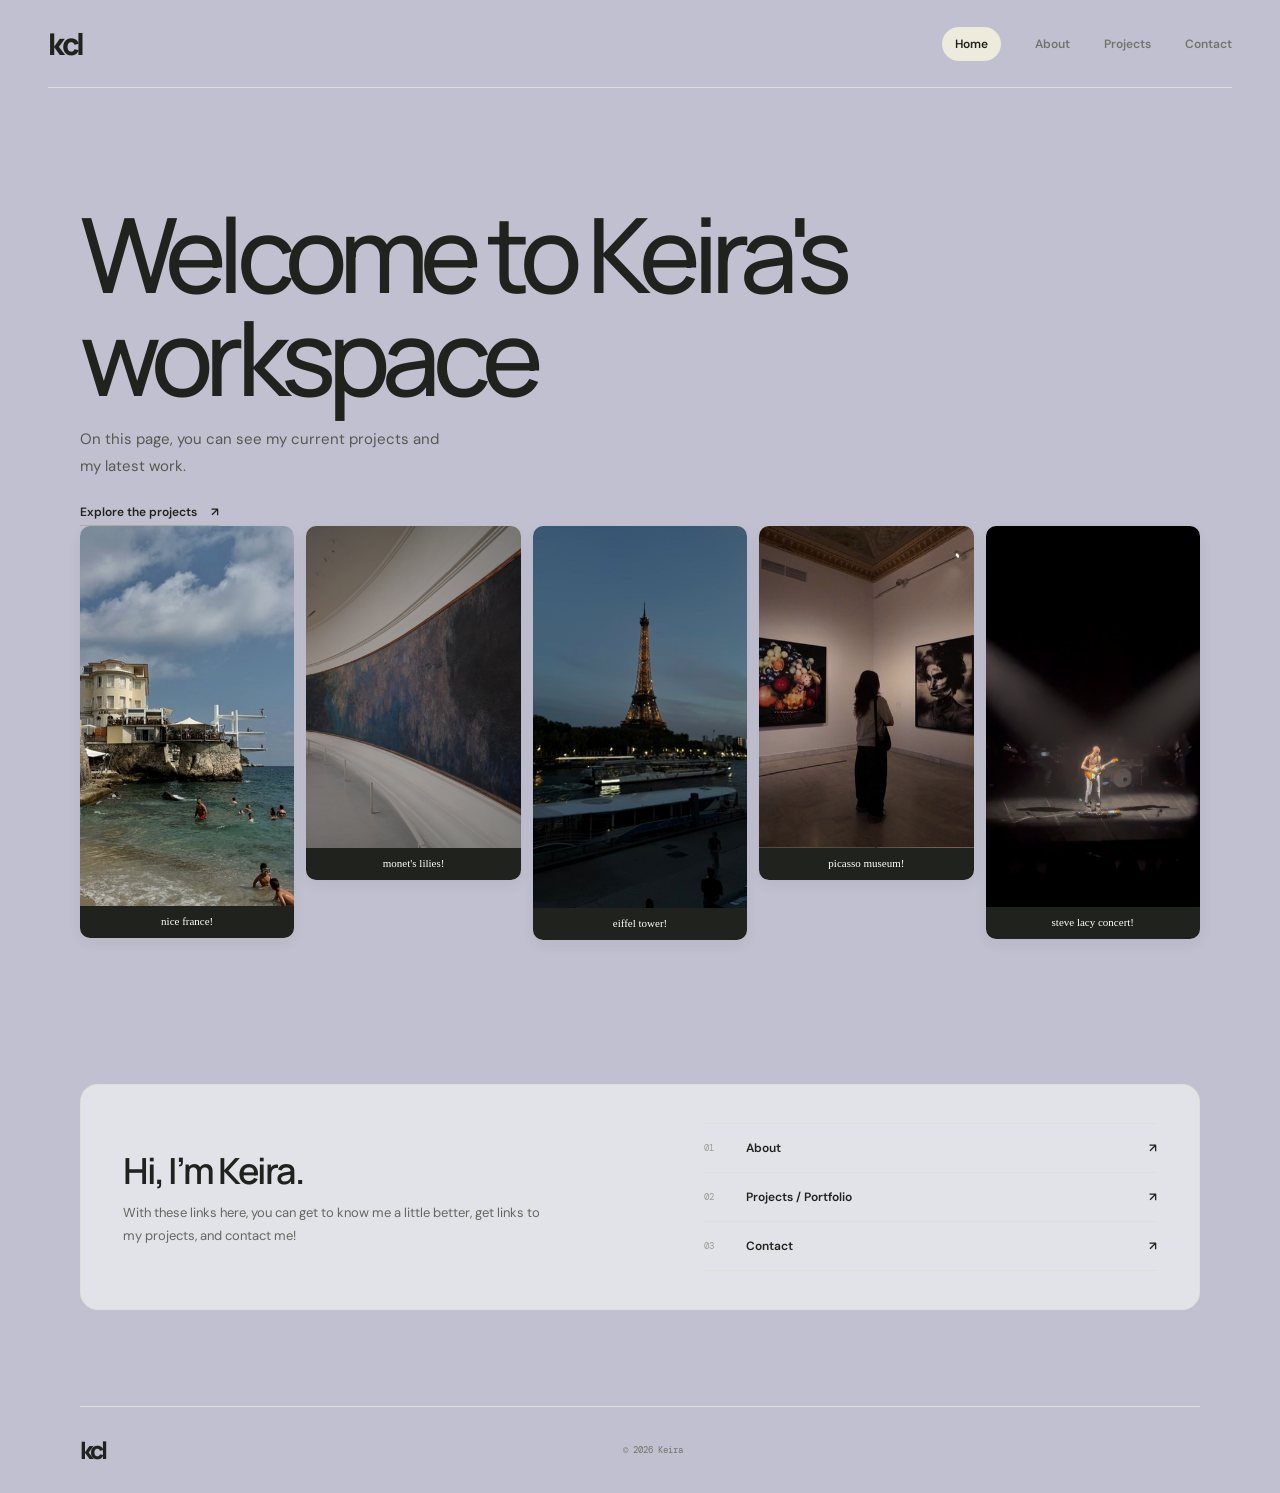
<file: index.html>
<!doctype html>
<html lang="en">
  <head>
    <meta charset="utf-8">
    <meta name="viewport" content="width=device-width, initial-scale=1">
    <meta name="description" content="Welcome to Keira's Canvas. Get to know Keira and explore a shelf of projects.">
    <title>Keira’s Canvas</title>
    <link rel="stylesheet" href="styles.css?v=13">
  </head>
  <body>
    <a class="skip-link" href="#main">Skip to content</a>
    <header class="site-header">
      <a class="wordmark" href="index.html" aria-label="Keira, home">kcl</a>
      <nav class="site-nav" aria-label="Main navigation">
        <a class="active" aria-current="page" href="index.html">Home</a>
        <a href="about.html">About</a>
        <a href="projects.html">Projects</a>
        <a href="contact.html">Contact</a>
      </nav>
    </header>

    <main id="main">
      <section class="hero page-width">
        <div class="hero-banner">
          <h1>Welcome to Keira's<br>workspace</h1>
          <p class="intro">On this page, you can see my current projects and my latest work.</p>
        </div>
        <div class="hero-bottom">
          <a class="text-link" href="projects.html">Explore the projects <span aria-hidden="true">↗</span></a>
        </div>
        <div class="photo-strip" aria-label="A glimpse into my life and work">
          <figure class="photo-card">
            <img src="335A9F79-DC4D-4D8F-A30A-AB5F8ABD2604_4_5005_c.jpeg" alt="Me enjoying the outdoors" />
            <figcaption>nice france!</figcaption>
          </figure>
          <figure class="photo-card">
            <img src="2FEB70D2-53EF-43CE-BB53-613082BB9918_1_105_c.jpeg" alt="A museum gallery and artwork" />
            <figcaption>monet's lilies!</figcaption>
          </figure>
          <figure class="photo-card">
            <img src="C60E0D47-0E91-4AA2-B057-6683BE2D5AF9_4_5005_c.jpeg" alt="A close-up portrait in natural light" />
            <figcaption>eiffel tower!</figcaption>
          </figure>
          <figure class="photo-card">
            <img src="38DDD506-1B00-4E73-9547-EE1D00AEDDA2_4_5005_c.jpeg" alt="A candid moment in a museum gallery" />
            <figcaption>picasso museum!</figcaption>
          </figure>
          <figure class="photo-card">
            <img src="6C3715D4-733A-49DB-AC68-FE1F4B1779B8_1_102_a.jpeg" alt="A guitarist performing live on stage" />
            <figcaption>steve lacy concert!</figcaption>
          </figure>
        </div>
      </section>

      <section class="home-intro page-width" aria-labelledby="home-intro-title">
        <div class="home-intro-copy">
          <h2 id="home-intro-title">Hi, I’m Keira.</h2>
          <p class="home-bio-placeholder">With these links here, you can get to know me a little better, get links to my projects, and contact me!</p>
        </div>
        <nav class="home-page-links" aria-label="Explore the portfolio">
          <a class="home-page-link" href="about.html"><span class="home-link-number">01</span><span>About</span><span aria-hidden="true">↗</span></a>
          <a class="home-page-link" href="projects.html"><span class="home-link-number">02</span><span>Projects / Portfolio</span><span aria-hidden="true">↗</span></a>
          <a class="home-page-link" href="contact.html"><span class="home-link-number">03</span><span>Contact</span><span aria-hidden="true">↗</span></a>
        </nav>
      </section>

    </main>

    <footer class="site-footer page-width">
      <a class="wordmark" href="index.html" aria-label="Keira, home">kcl</a>
      <p>© <span>2026</span> Keira</p>
      <a class="text-link" href="contact.html"> </a>
    </footer>
  </body>
</html>
</file>
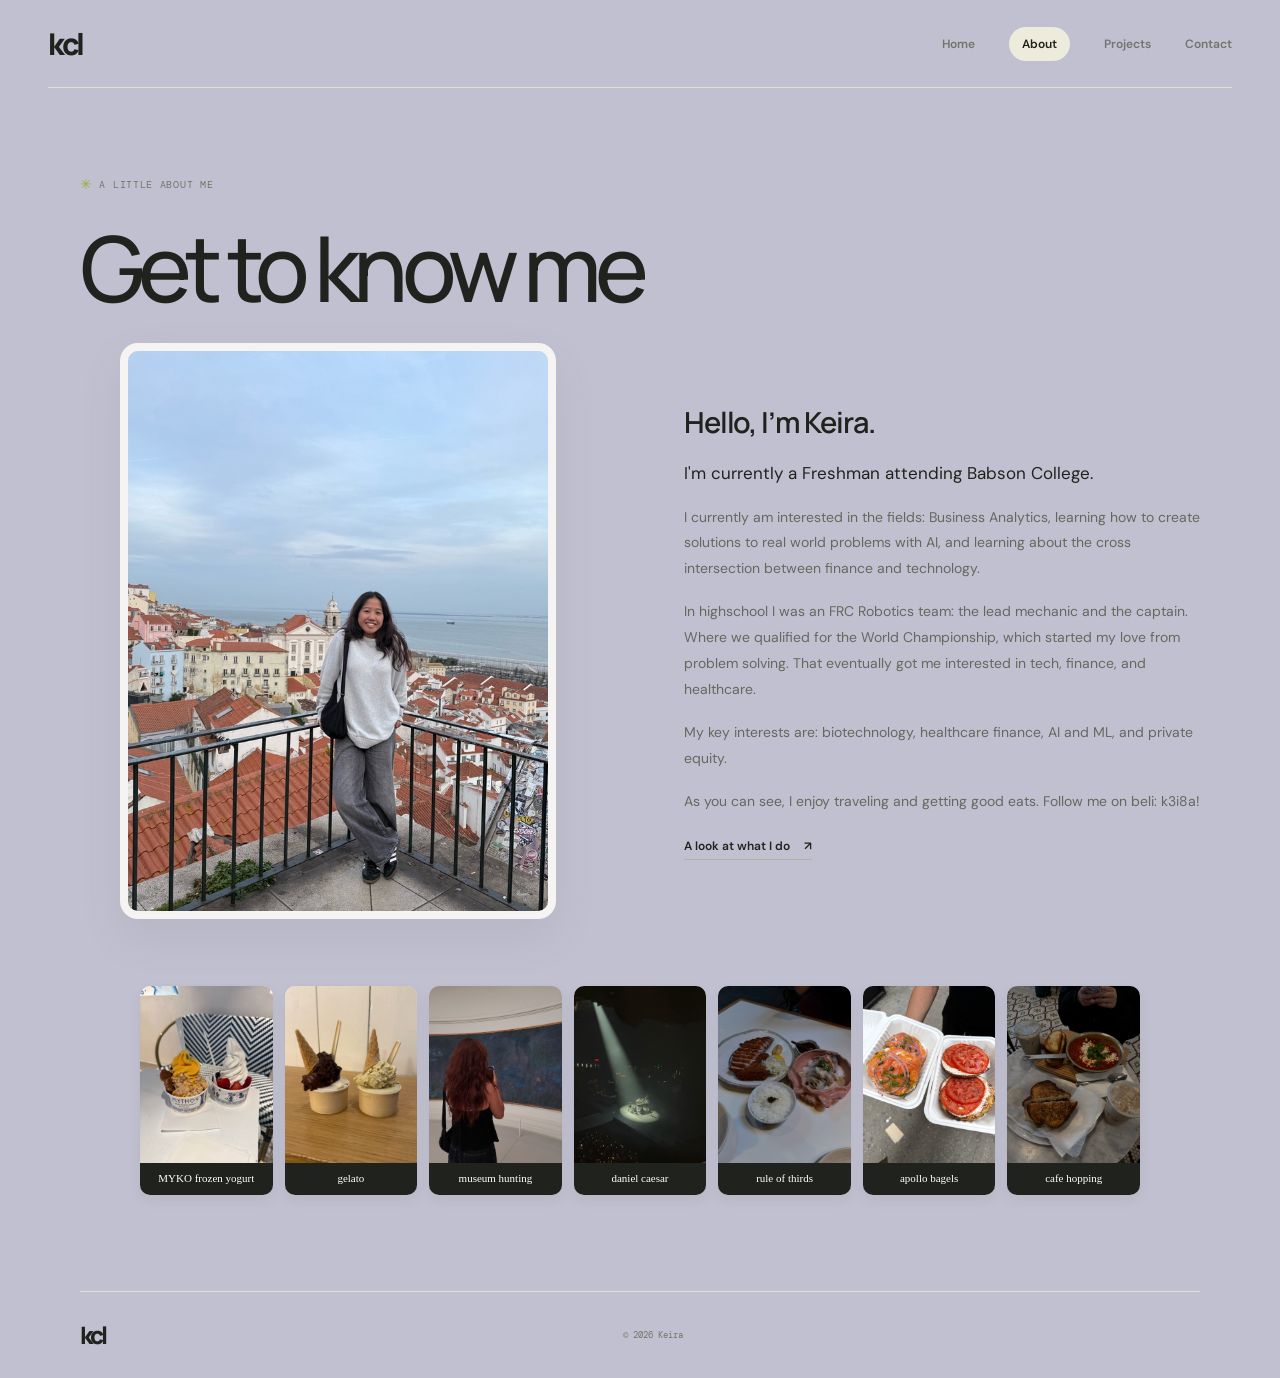
<file: about.html>
<!doctype html>
<html lang="en">
  <head>
    <meta charset="utf-8">
    <meta name="viewport" content="width=device-width, initial-scale=1">
    <meta name="description" content="A little about Keira, an independent designer and creative developer.">
    <title>About — Keira</title>
    <link rel="stylesheet" href="styles.css">
  </head>
  <body>
    <a class="skip-link" href="#main">Skip to content</a>
    <header class="site-header">
      <a class="wordmark" href="index.html" aria-label="Keira, home">kcl</a>
      <nav class="site-nav" aria-label="Main navigation">
        <a href="index.html">Home</a>
        <a class="active" aria-current="page" href="about.html">About</a>
        <a href="projects.html">Projects</a>
        <a href="contact.html">Contact</a>
      </nav>
    </header>

    <main id="main" class="page-width inner-page about-page">
      <p class="eyebrow"><span class="eyebrow-mark">✳</span> A little about me</p>
      <h1 class="page-title">Get to know me</h1>
      <section class="about-layout">
        <figure class="about-art" aria-label="Portrait of Keira standing on a balcony">
          <img class="about-portrait" src="674FA4C6-5C6D-4FAF-9893-E6582364C517_1_105_c.jpeg" alt="Keira standing on a balcony overlooking a city skyline">
        </figure>
        <div class="about-copy">
          <h2>Hello, I’m Keira.</h2>
          <p class="lead">I'm currently a Freshman attending Babson College.</p>
          <p>I currently am interested in the fields: Business Analytics, learning how to create solutions to real world problems with AI, and learning about the cross intersection between finance and technology.</p>
          <p>In highschool I was an FRC Robotics team: the lead mechanic and the captain. Where we qualified for the World Championship, which started my love from problem solving. That eventually got me interested in tech, finance, and healthcare.</p>
          <p>My key interests are: biotechnology, healthcare finance, AI and ML, and private equity.</p>
          <p>As you can see, I enjoy traveling and getting good eats. Follow me on beli: k3i8a!</p>
          <a class="text-link" href="projects.html">A look at what I do <span aria-hidden="true">↗</span></a>
        </div>
      </section>
      <section class="photo-strip about-photo-strip" aria-label="Travel and food photos">
        <figure class="photo-card">
          <img src="3CBD4889-69E1-4E69-89CF-EE55B681CFB4_1_105_c.jpeg" alt="Frozen yogurt topped with fruit and crunchy toppings" loading="lazy">
          <figcaption>MYKO frozen yogurt</figcaption>
        </figure>
        <figure class="photo-card">
          <img src="9229A006-6716-4DAC-9A2F-27C9D22C90DD_4_5005_c.jpeg" alt="Two cups of ice cream on a wooden table" loading="lazy">
          <figcaption>gelato</figcaption>
        </figure>
        <figure class="photo-card">
          <img src="BBFE548E-AF44-4A00-A1A0-5258D0A009BF_1_105_c.jpeg" alt="A visitor taking a photo of a painting in a gallery" loading="lazy">
          <figcaption>museum hunting</figcaption>
        </figure>
        <figure class="photo-card">
          <img src="CC626737-4D5B-428F-A7F2-908B6B1D26EC_1_105_c.jpeg" alt="A musician performing under a spotlight" loading="lazy">
          <figcaption>daniel caesar</figcaption>
        </figure>
        <figure class="photo-card">
          <img src="DFE5B3B4-3EAC-4A8E-A016-040CEA03B4DF_4_5005_c.jpeg" alt="A meal served at a restaurant" loading="lazy">
          <figcaption>rule of thirds</figcaption>
        </figure>
        <figure class="photo-card">
          <img src="7F909B26-3279-490B-B0FD-11B059CAAB40_1_102_o.jpeg" alt="Bagels topped with smoked salmon and tomato" loading="lazy">
          <figcaption>apollo bagels</figcaption>
        </figure>
        <figure class="photo-card">
          <img src="3ABD7121-EA02-4662-8B9F-A3428C06551A_1_102_o.jpeg" alt="Tomato soup, toasted sandwiches, and iced drinks on a table" loading="lazy">
          <figcaption>cafe hopping</figcaption>
        </figure>
      </section>
    </main>

    <footer class="site-footer page-width">
      <a class="wordmark" href="index.html" aria-label="Keira, home">kcl</a>
      <p>© <span>2026</span> Keira</p>
      <a class="text-link" href="contact.html"> </a>
    </footer>
  </body>
</html>
</file>
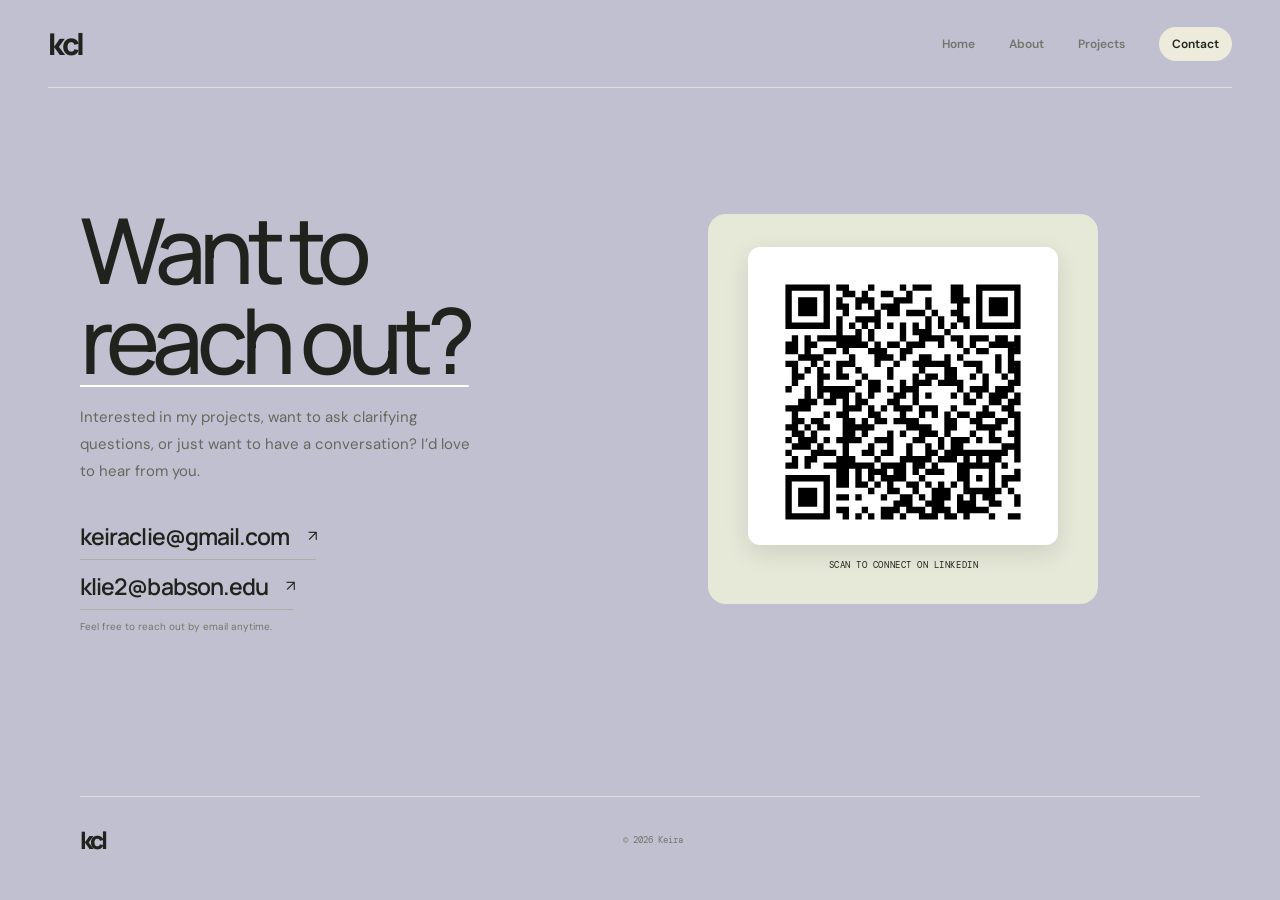
<file: contact.html>
<!doctype html>
<html lang="en">
  <head>
    <meta charset="utf-8">
    <meta name="viewport" content="width=device-width, initial-scale=1">
    <meta name="description" content="Get in touch with Keira about a project, collaboration, or just to say hello.">
    <title>Contact — Keira</title>
    <link rel="stylesheet" href="styles.css">
  </head>
  <body>
    <a class="skip-link" href="#main">Skip to content</a>
    <header class="site-header">
      <a class="wordmark" href="index.html" aria-label="Keira, home">kcl</a>
      <nav class="site-nav" aria-label="Main navigation">
        <a href="index.html">Home</a>
        <a href="about.html">About</a>
        <a href="projects.html">Projects</a>
        <a class="active" aria-current="page" href="contact.html">Contact</a>
      </nav>
    </header>

    <main id="main" class="page-width inner-page contact-page">
      <section class="contact-layout">
        <div class="contact-copy">
          <h1 class="page-title">Want to<br><span class="highlight">reach out?</span></h1>
          <p class="page-intro">Interested in my projects, want to ask clarifying questions, or just want to have a conversation? I’d love to hear from you.</p>
          <div class="contact-email-stack">
            <a class="contact-email" href="mailto:keiraclie@gmail.com">keiraclie@gmail.com <span aria-hidden="true">↗</span></a>
            <a class="contact-email" href="mailto:klie2@babson.edu">klie2@babson.edu <span aria-hidden="true">↗</span></a>
          </div>
          <p class="contact-note">Feel free to reach out by email anytime.</p>
        </div>
        <div class="contact-art">
          <a class="contact-qr-link" href="https://www.linkedin.com/in/keira-lie-733a94385/" target="_blank" rel="noopener noreferrer">
            <img class="contact-qr" src="linkedin-qr.svg" alt="QR code linking to Keira Lie’s LinkedIn profile">
            <span>Scan to connect on LinkedIn</span>
          </a>
        </div>
      </section>
      <section class="contact-bottom">
      </section>
    </main>

    <footer class="site-footer page-width">
      <a class="wordmark" href="index.html" aria-label="Keira, home">kcl</a>
      <p>© <span>2026</span> Keira</p>
      <a class="text-link" href="contact.html"> </a>
    </footer>
  </body>
</html>
</file>
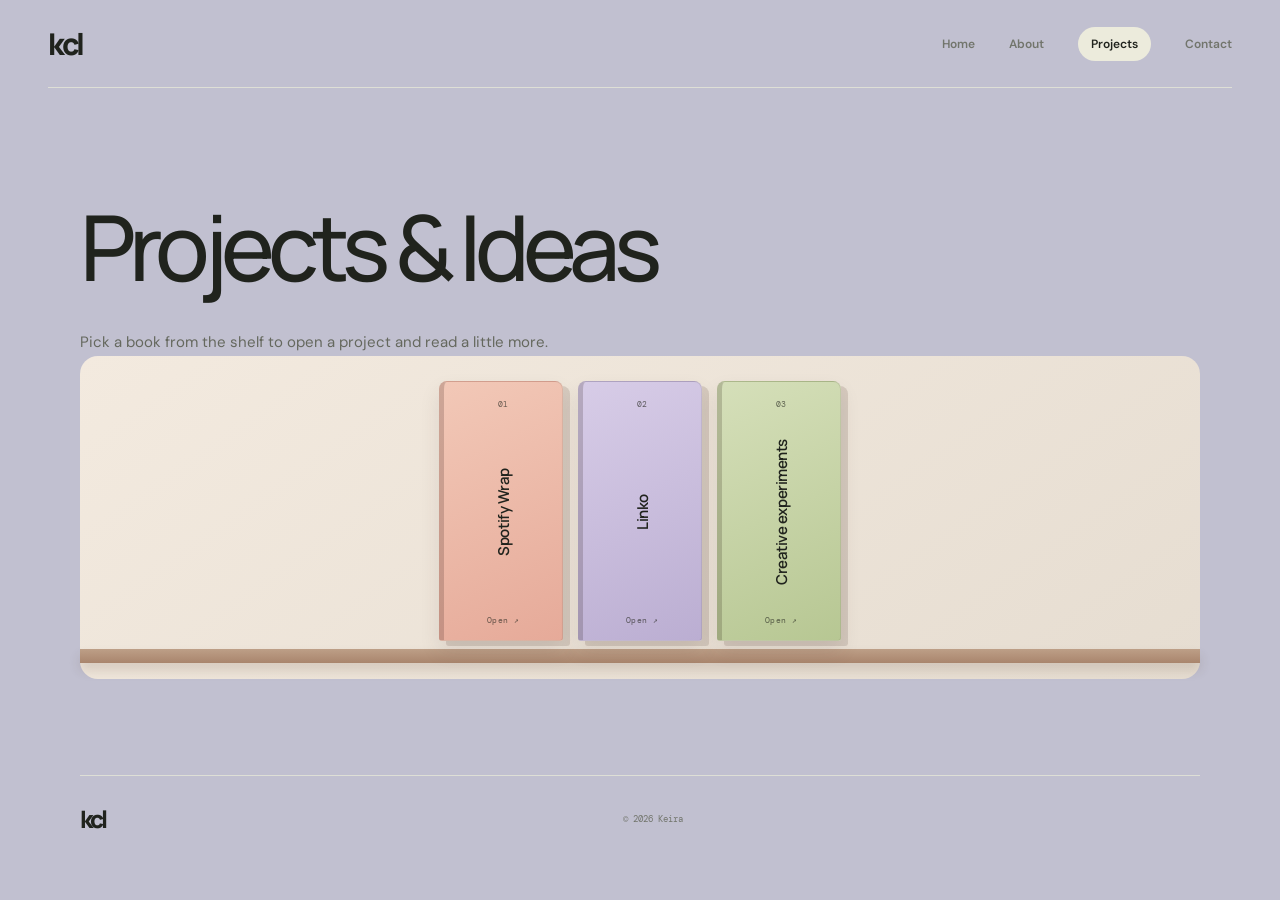
<file: projects.html>
<!doctype html>
<html lang="en">
  <head>
    <meta charset="utf-8">
    <meta name="viewport" content="width=device-width, initial-scale=1">
    <meta name="description" content="An overview of Keira's design, digital experience, and creative development work.">
    <title>Projects — Keira</title>
    <link rel="stylesheet" href="styles.css">
  </head>
  <body>
    <a class="skip-link" href="#main">Skip to content</a>
    <header class="site-header">
      <a class="wordmark" href="index.html" aria-label="Keira, home">kcl</a>
      <nav class="site-nav" aria-label="Main navigation">
        <a href="index.html">Home</a>
        <a href="about.html">About</a>
        <a class="active" aria-current="page" href="projects.html">Projects</a>
        <a href="contact.html">Contact</a>
      </nav>
    </header>

    <main id="main" class="page-width inner-page projects-page">
      <h1 class="page-title">Projects &amp; Ideas</h1>
      <p class="page-intro">Pick a book from the shelf to open a project and read a little more.</p>
      <div class="bookshelf" aria-label="Project bookshelf">
        <details class="project-book" id="spotify-wrap">
          <summary class="book-spine book-spine-peach">
            <span class="book-spine-number">01</span>
            <span class="book-spine-title">Spotify Wrap</span>
            <span class="book-spine-action"><span>Open ↗</span><span>Close ×</span></span>
          </summary>
          <article class="book-page">
            <div class="book-page-art book-page-art-peach" aria-hidden="true"><span>01</span><strong>Good things<br>start here.</strong><i>✳</i></div>
            <div class="book-page-copy">
              <p class="eyebrow">Project 01 · Spotify Wrap</p>
              <h2>Spotify Wrap</h2>
              <p>Every year, we wonder what our top artist, song, or genre is. Sometimes when we see it, we don't believe it because we're like, “Oh, this was a song from the very beginning of the year, compared to what I normally listen to.” Here, I wanted to recreate that by letting you break it down by month and find similar songs that fit that vibe.</p>
              <a class="text-link" href="https://github.com/keiraclie/spotify-wrap-" target="_blank" rel="noopener noreferrer">View on GitHub <span aria-hidden="true">↗</span></a>
            </div>
          </article>
        </details>
        <details class="project-book" id="linko">
          <summary class="book-spine book-spine-lilac">
            <span class="book-spine-number">02</span>
            <span class="book-spine-title">Linko</span>
            <span class="book-spine-action"><span>Open ↗</span><span>Close ×</span></span>
          </summary>
          <article class="book-page">
            <div class="book-page-art book-page-art-lilac" aria-hidden="true"><span>02</span><strong>Good energy<br>looks good.</strong><i>✿</i></div>
            <div class="book-page-copy">
              <p class="eyebrow">Project 02 · Linko</p>
              <h2>Solving Problems within my community</h2>
              <p>I created Linko to bridge the gap between immigrants and English. Learning local slang, expressions, and sarcasm can be especially difficult without attending school here. Inspired by stories from my grandmother and friends, I created Linko to make those parts of language and culture more accessible.</p>
              <a class="text-link" href="https://github.com/Joyiul/Linko" target="_blank" rel="noopener noreferrer">View on GitHub <span aria-hidden="true">↗</span></a>
            </div>
          </article>
        </details>
        <details class="project-book" id="creative-experiments">
          <summary class="book-spine book-spine-green">
            <span class="book-spine-number">03</span>
            <span class="book-spine-title">Creative experiments</span>
            <span class="book-spine-action"><span>Open ↗</span><span>Close ×</span></span>
          </summary>
          <article class="book-page">
            <div class="book-page-art book-page-art-green" aria-hidden="true"><span>03</span><strong>Room to<br>play.</strong><i>✴</i></div>
            <div class="book-page-copy">
              <p class="eyebrow">Project 03 · Creative experiments</p>
              <h2>Side quests &amp; happy accidents</h2>
              <p>A playful space for new ideas, quick explorations, and learning by making. Add your project story here: what you tried, what surprised you, and where the idea went.</p>
              <a class="text-link" href="contact.html">Let’s make something together <span aria-hidden="true">↗</span></a>
            </div>
          </article>
        </details>
      </div>
    </main>

    <footer class="site-footer page-width">
      <a class="wordmark" href="index.html" aria-label="Keira, home">kcl</a>
      <p>© <span>2026</span> Keira</p>
      <a class="text-link" href="contact.html"> </a>
    </footer>
  </body>
</html>
</file>
<file: styles.css>
@import url('https://fonts.googleapis.com/css2?family=DM+Mono:wght@400;500&family=DM+Sans:wght@400;500;600;700&family=Manrope:wght@400;500;600;700;800&display=swap');

:root {
  color-scheme: light;
  --paper: #c1c0d0;
  --ink: #20231d;
  --muted: #72756c;
  --line: #dedfd6;
  --lime: #d7ed62;
  --peach: #f2ad8b;
  --lilac: #cbc3e4;
  --green: #bccd9c;
  --mono: "DM Mono", monospace;
  --sans: "DM Sans", sans-serif;
  --display: "Manrope", sans-serif;
}

* { box-sizing: border-box; }

html { scroll-behavior: smooth; }

body {
  margin: 0;
  background: var(--paper);
  color: var(--ink);
  font-family: var(--sans);
  -webkit-font-smoothing: antialiased;
}

a { color: inherit; text-decoration: none; }

a:focus-visible {
  outline: 2px solid currentColor;
  outline-offset: 5px;
}

.skip-link {
  position: absolute;
  z-index: 10;
  top: 10px;
  left: 10px;
  padding: 10px 14px;
  transform: translateY(-160%);
  background: var(--ink);
  color: white;
}

.skip-link:focus { transform: translateY(0); }

.page-width { width: min(1120px, calc(100% - 96px)); margin-inline: auto; }

.site-header {
  width: min(1240px, calc(100% - 96px));
  height: 88px;
  margin-inline: auto;
  display: flex;
  align-items: center;
  justify-content: space-between;
  border-bottom: 1px solid var(--line);
}

.wordmark {
  font-family: var(--display);
  font-size: 30px;
  line-height: 1;
  font-weight: 800;
  letter-spacing: -3px;
}

.wordmark span { color: #a0b83b; }

.site-nav { display: flex; align-items: center; gap: 34px; }

.site-nav a {
  font-size: 12px;
  font-weight: 600;
}

.site-nav a { color: var(--muted); transition: color .2s ease; }
.site-nav a:hover, .site-nav a.active { color: var(--ink); }

.hero { padding-top: 85px; }

.eyebrow {
  margin: 0;
  color: var(--muted);
  font: 10px/1.5 var(--mono);
  letter-spacing: .07em;
  text-transform: uppercase;
}

.eyebrow-mark { color: #98ad39; font-size: 14px; vertical-align: -1px; }

h1, h2, h3, p { margin-top: 0; }

.hero-banner {
  display: block;
  margin: 29px 0 24px;
}

.hero h1, .page-title {
  margin: 0;
  font: 500 clamp(54px, 8.3vw, 104px)/.99 var(--display);
  letter-spacing: -.075em;
}

.hero-banner .intro {
  margin: 18px 0 0;
  max-width: 370px;
}

.highlight {
  white-space: nowrap;
  text-decoration: underline;
  text-decoration-color: #fff;
  text-decoration-thickness: 2px;
  text-underline-offset: .12em;
  text-decoration-skip-ink: none;
}

.hero-bottom {
  display: flex;
  align-items: end;
  justify-content: flex-start;
  gap: 24px;
  padding-bottom: 32px;
}

.intro {
  max-width: 370px;
  margin: 0;
  color: #565950;
  font-size: 15px;
  line-height: 1.8;
}

.text-link {
  display: inline-flex;
  align-items: center;
  gap: 14px;
  padding-bottom: 5px;
  border-bottom: 1px solid #aeb0a6;
  font-size: 12px;
  font-weight: 600;
  transition: gap .2s ease, border-color .2s ease;
}

.text-link:hover { gap: 20px; border-color: var(--ink); }

.photo-strip {
  display: grid;
  grid-template-columns: repeat(5, minmax(0, 1fr));
  gap: clamp(6px, 1vw, 12px);
  width: 100%;
  margin: 16px 0 48px;
  align-items: start;
}

.hero .photo-strip { margin-top: -32px; }

.photo-card {
  position: relative;
  overflow: hidden;
  margin: 0;
  border-radius: 10px;
  background: #dfe1d7;
  box-shadow: 0 5px 14px rgba(32, 35, 29, .06);
}

.photo-card img {
  display: block;
  width: 100%;
  height: auto;
  transition: transform .35s ease, filter .35s ease;
  filter: saturate(.9) contrast(1.02);
}

.photo-card figcaption {
  padding: 9px 5px 10px;
  background: var(--ink);
  color: #fff;
  font: 11px/1.2 "Comic Sans MS", "Comic Sans", cursive;
  text-align: center;
}

.photo-card:hover img {
  transform: scale(1.03);
  filter: saturate(1) contrast(1.04);
}

.selected-work { padding: 108px 0 96px; }

.section-heading {
  display: flex;
  align-items: end;
  justify-content: space-between;
  gap: 20px;
  margin-bottom: 30px;
}

.section-heading h2 {
  margin: 12px 0 0;
  font: 600 clamp(28px, 4vw, 42px)/1.1 var(--display);
  letter-spacing: -.055em;
}

.work-grid { display: grid; grid-template-columns: repeat(2, 1fr); gap: 20px; }

.work-card {
  position: relative;
  display: flex;
  min-height: 315px;
  flex-direction: column;
  align-items: flex-start;
  padding: 23px 25px 22px;
  overflow: hidden;
  transition: transform .25s ease;
}

.work-card:hover { transform: translateY(-4px); }
.work-card-peach { background: #f0c1a8; }
.work-card-lilac { background: #d1c9e6; }

.work-number, .work-meta {
  position: relative;
  z-index: 1;
  font: 9px var(--mono);
  letter-spacing: .05em;
}

.work-illustration { position: absolute; inset: 36px 0 58px; }

.illustration-window {
  top: 53px;
  left: 50%;
  width: 172px;
  height: 112px;
  border: 1px solid rgba(32, 35, 29, .75);
  background: rgba(247, 246, 241, .56);
  transform: translateX(-50%) rotate(-5deg);
}

.illustration-window span {
  position: absolute;
  top: 0;
  right: 0;
  left: 0;
  height: 16px;
  border-bottom: 1px solid rgba(32, 35, 29, .45);
}

.illustration-window i {
  position: relative;
  top: 5px;
  left: 8px;
  display: inline-block;
  width: 4px;
  height: 4px;
  margin-right: 2px;
  border-radius: 50%;
  background: var(--ink);
}

.illustration-orbit {
  top: 43px;
  left: 50%;
  width: 140px;
  height: 140px;
  border: 1px solid rgba(32, 35, 29, .6);
  border-radius: 50%;
  transform: translateX(-50%) rotate(-28deg);
}

.illustration-orbit::before, .illustration-orbit::after {
  position: absolute;
  inset: 15px -15px;
  border: 1px solid rgba(32, 35, 29, .45);
  border-radius: 50%;
  content: "";
  transform: rotate(55deg);
}

.illustration-orbit::after { transform: rotate(-55deg); }

.illustration-orbit span {
  position: absolute;
  inset: 0;
  display: grid;
  place-content: center;
  font: 700 17px/1 var(--display);
  letter-spacing: -.06em;
  text-align: center;
  transform: rotate(28deg);
}

.work-title {
  position: relative;
  z-index: 1;
  margin-top: auto;
  font: 600 19px var(--display);
  letter-spacing: -.04em;
}

.work-meta { margin-top: 5px; color: #53544e; letter-spacing: 0; }

.work-arrow {
  position: absolute;
  right: 22px;
  bottom: 20px;
  font-size: 16px;
}

.home-intro {
  display: grid;
  grid-template-columns: 1fr .85fr;
  gap: 48px;
  align-items: center;
  margin-top: 1.5in;
  padding: 38px 42px;
  border: 1px solid rgba(222, 223, 214, .8);
  border-radius: 18px;
  background: rgba(255, 255, 255, .54);
}

.home-intro-copy h2 {
  margin: 12px 0 10px;
  font: 600 clamp(25px, 3.5vw, 36px)/1.1 var(--display);
  letter-spacing: -.055em;
}

.home-bio-placeholder {
  max-width: 430px;
  min-height: 54px;
  margin: 0;
  color: #65685e;
  font-size: 13px;
  line-height: 1.8;
}

.home-page-links { border-top: 1px solid var(--line); }

.home-page-link {
  display: grid;
  grid-template-columns: 32px 1fr auto;
  min-height: 49px;
  align-items: center;
  gap: 10px;
  border-bottom: 1px solid var(--line);
  font-size: 12px;
  font-weight: 600;
  transition: padding .2s ease, color .2s ease;
}

.home-page-link:hover { padding-inline: 5px; color: #8a6880; }
.home-link-number { color: #9a9d8e; font: 9px var(--mono); }

.bookshelf {
  position: relative;
  --book-row-height: 260px;
  display: flex;
  min-height: 320px;
  align-items: end;
  justify-content: center;
  gap: 15px;
  padding: 25px 28px 38px;
  border-radius: 18px;
  background: linear-gradient(145deg, #f3eadf, #e6ddd1);
}

.bookshelf::after {
  position: absolute;
  right: 0;
  top: calc(25px + var(--book-row-height) + 8px);
  left: 0;
  height: 14px;
  background: linear-gradient(180deg, #bd9f87, #a9856d);
  box-shadow: 0 7px 12px rgba(80, 57, 42, .16);
  content: "";
}

.project-book {
  z-index: 1;
  width: clamp(74px, 11vw, 124px);
  min-width: 0;
  flex: 0 0 auto;
}

.book-spine {
  position: relative;
  display: flex;
  height: var(--book-row-height);
  flex-direction: column;
  align-items: center;
  justify-content: space-between;
  padding: 17px 10px 15px;
  border: 1px solid rgba(64, 51, 47, .12);
  border-left: 5px solid rgba(64, 51, 47, .2);
  border-radius: 8px 8px 3px 3px;
  box-shadow: 7px 5px 0 rgba(87, 67, 53, .16), 0 10px 20px rgba(64, 51, 47, .1);
  cursor: pointer;
  list-style: none;
  transition: transform .22s ease, box-shadow .22s ease, filter .22s ease;
}

.book-spine::-webkit-details-marker { display: none; }

.book-spine:hover {
  transform: translateY(-10px) rotate(-1deg);
  box-shadow: 9px 10px 0 rgba(87, 67, 53, .16), 0 16px 25px rgba(64, 51, 47, .14);
}

.book-spine:focus-visible { outline: 2px solid var(--ink); outline-offset: 4px; }
.book-spine-peach { background: linear-gradient(155deg, #f2c8b7, #e6aa99); }
.book-spine-lilac { background: linear-gradient(155deg, #d7cce7, #bbaed2); }
.book-spine-green { background: linear-gradient(155deg, #d5dfb9, #b7c793); }

.book-spine-number, .book-spine-action {
  color: rgba(37, 39, 31, .68);
  font: 8px var(--mono);
  letter-spacing: .06em;
}

.book-spine-title {
  font: 600 15px var(--display);
  letter-spacing: -.03em;
  writing-mode: vertical-rl;
  transform: rotate(180deg);
}

.book-spine-action > span:last-child, .project-book[open] .book-spine-action > span:first-child { display: none; }
.project-book[open] .book-spine-action > span:last-child { display: inline; }
.project-book[open] .book-spine { filter: saturate(.8); }

.project-book[open] .book-page {
  position: absolute;
  z-index: 2;
  top: calc(25px + var(--book-row-height) + 28px);
  right: 0;
  left: 0;
  display: grid;
  grid-template-columns: minmax(0, .8fr) minmax(0, 1.2fr);
  align-items: stretch;
  gap: 22px;
  padding: 20px;
  border: 1px solid rgba(64, 51, 47, .1);
  border-radius: 14px;
  background: #fbfaf6;
  box-shadow: 0 15px 35px rgba(64, 51, 47, .12);
  animation: book-unfold .3s ease both;
}

.bookshelf:has(.project-book[open]) { padding-bottom: 330px; }

.book-page-art {
  position: relative;
  display: flex;
  min-height: 235px;
  flex-direction: column;
  justify-content: space-between;
  padding: 18px;
  overflow: hidden;
  border-radius: 9px;
}

.book-page-art > span { font: 9px var(--mono); }
.book-page-art strong { position: relative; z-index: 1; font: 600 27px/1.05 var(--display); letter-spacing: -.06em; }
.book-page-art i { position: absolute; top: 36px; right: 23px; font-size: 76px; font-style: normal; opacity: .48; }
.book-page-art-peach { background: #f0c1a8; }
.book-page-art-lilac { background: #d1c9e6; }
.book-page-art-green { background: #d3ddbb; }

.book-page-copy { align-self: center; padding: 12px 12px 12px 0; }
.book-page-copy h2 { margin: 12px 0; font: 600 clamp(23px, 3vw, 34px)/1.1 var(--display); letter-spacing: -.055em; }
.book-page-copy > p:not(.eyebrow) { max-width: 490px; margin-bottom: 18px; color: #65685e; font-size: 13px; line-height: 1.8; }

@keyframes book-unfold {
  from { opacity: 0; transform: perspective(900px) rotateX(-8deg) translateY(-8px); transform-origin: top; }
  to { opacity: 1; transform: perspective(900px) rotateX(0) translateY(0); }
}

.cta-row { display: flex; align-items: end; justify-content: space-between; gap: 24px; }

.cta-row h2 {
  margin: 17px 0 0;
  font: 500 clamp(38px, 6vw, 65px)/1.03 var(--display);
  letter-spacing: -.07em;
}

.button {
  display: inline-flex;
  min-height: 49px;
  align-items: center;
  justify-content: center;
  gap: 24px;
  padding: 0 20px;
  font-size: 11px;
  font-weight: 600;
  transition: background .2s ease, transform .2s ease;
}

.button:hover { transform: translateY(-2px); }
.button-dark { background: var(--ink); color: white; }
.button-dark:hover { background: #3a3f32; }

.site-footer {
  min-height: 87px;
  display: flex;
  align-items: center;
  justify-content: space-between;
  margin-top: 1in;
  border-top: 1px solid var(--line);
}

.site-footer .wordmark { font-size: 24px; }
.site-footer p { margin: 0; color: var(--muted); font: 9px var(--mono); }
.site-footer .text-link { border: 0; font-size: 10px; }
.contact-page + .site-footer { margin-top: 0; }

.inner-page { padding-top: 86px; }
.inner-page > .page-title { margin-top: 27px; }
.page-title { font-size: clamp(56px, 8vw, 91px); }

.about-layout {
  display: grid;
  grid-template-columns: .92fr 1.08fr;
  gap: clamp(44px, 9vw, 112px);
  align-items: center;
  padding: 20px 0 calc(16px + .5cm);
}

.about-art {
  position: relative;
  min-height: 390px;
  overflow: hidden;
  background: #e7e8d9;
}

.about-art::before {
  position: absolute;
  right: -15%;
  bottom: -40%;
  left: -15%;
  height: 82%;
  border-radius: 50% 50% 0 0;
  background: #c7d39d;
  content: "";
}

.about-sun {
  position: absolute;
  top: 69px;
  left: calc(50% - 77px);
  width: 154px;
  height: 154px;
  border-radius: 50%;
  background: #f0b391;
}

.about-note {
  position: absolute;
  z-index: 1;
  right: 17px;
  bottom: 26px;
  font: 10px/1.6 var(--mono);
  text-align: right;
  transform: rotate(-5deg);
}

.about-doodle {
  position: absolute;
  top: 38px;
  left: 23px;
  color: #8ba43a;
  font-size: 27px;
}

.about-copy h2 {
  margin: 0 0 17px;
  font: 600 25px var(--display);
  letter-spacing: -.04em;
}

.about-copy p {
  margin-bottom: 17px;
  color: #65685e;
  font-size: 13px;
  line-height: 1.85;
}

.about-copy p.lead { color: var(--ink); font-size: 16px; line-height: 1.7; }
.about-copy .text-link { margin-top: 7px; }

.values-section { padding: 0 0 100px; }
.values-grid { display: grid; grid-template-columns: repeat(3, 1fr); gap: 27px; margin-top: 28px; }
.values-grid article { padding-top: 16px; border-top: 1px solid var(--line); }
.values-grid article > span { color: #8d9d4e; font: 10px var(--mono); }
.values-grid h3 { margin: 20px 0 8px; font: 600 18px var(--display); letter-spacing: -.04em; }
.values-grid p { max-width: 250px; margin: 0; color: var(--muted); font-size: 12px; line-height: 1.8; }

.page-intro {
  max-width: 490px;
  margin: 0;
  color: #65685e;
  font-size: 15px;
  line-height: 1.8;
}

.projects-page > .page-title { margin-bottom: 1cm; }

.project-grid { display: grid; grid-template-columns: repeat(2, 1fr); gap: 36px 22px; padding: 54px 0 95px; }

.project-card { min-width: 0; }

.project-art {
  position: relative;
  display: grid;
  min-height: 300px;
  overflow: hidden;
  place-items: center;
}

.project-art-peach { background: #f0c1a8; }
.project-art-lilac { background: #d1c9e6; }
.project-art-green { background: #d3ddbb; }

.project-label {
  position: absolute;
  top: 18px;
  left: 19px;
  font: 9px var(--mono);
}

.project-stamp {
  position: absolute;
  right: 18px;
  bottom: 17px;
  font: 10px var(--mono);
}

.project-shape-window {
  position: relative;
  width: min(64%, 250px);
  height: 150px;
  padding-top: 25px;
  border: 1px solid rgba(32, 35, 29, .7);
  background: rgba(247, 246, 241, .55);
  box-shadow: 12px 12px 0 rgba(32, 35, 29, .12);
  transform: rotate(-5deg);
}

.project-shape-window i {
  position: relative;
  top: -19px;
  left: 10px;
  display: inline-block;
  width: 5px;
  height: 5px;
  margin-right: 3px;
  border-radius: 50%;
  background: var(--ink);
}

.project-shape-window::before {
  position: absolute;
  top: 20px;
  right: 0;
  left: 0;
  height: 1px;
  background: rgba(32, 35, 29, .5);
  content: "";
}

.project-shape-window span {
  display: block;
  margin: 19px;
  font: 600 24px/1.05 var(--display);
  letter-spacing: -.06em;
}

.project-shape-orbit {
  position: relative;
  width: 150px;
  height: 150px;
  border: 1px solid rgba(32, 35, 29, .7);
  border-radius: 50%;
  transform: rotate(-30deg);
}

.project-shape-orbit::before, .project-shape-orbit::after {
  position: absolute;
  inset: 17px -17px;
  border: 1px solid rgba(32, 35, 29, .5);
  border-radius: 50%;
  content: "";
  transform: rotate(57deg);
}

.project-shape-orbit::after { transform: rotate(-57deg); }
.project-shape-orbit span { position: absolute; inset: 0; display: grid; place-content: center; font: 700 20px/1 var(--display); letter-spacing: -.06em; text-align: center; transform: rotate(30deg); }

.project-shape-flower {
  display: grid;
  width: 135px;
  height: 135px;
  place-items: center;
  border: 1px solid rgba(32, 35, 29, .7);
  border-radius: 50%;
  transform: rotate(-18deg);
}

.project-shape-flower::before, .project-shape-flower::after {
  position: absolute;
  width: 71px;
  height: 119px;
  border: 1px solid rgba(32, 35, 29, .55);
  border-radius: 50%;
  content: "";
}

.project-shape-flower::after { transform: rotate(90deg); }
.project-shape-flower span { font-size: 26px; }

.project-caption { display: flex; align-items: center; justify-content: space-between; padding-top: 15px; }
.project-caption h2 { margin: 0 0 4px; font: 600 16px var(--display); letter-spacing: -.04em; }
.project-caption p { margin: 0; color: var(--muted); font-size: 11px; }
.project-caption > span { font-size: 15px; }
.contact-layout {
  display: grid;
  grid-template-columns: 1fr .85fr;
  gap: 50px;
  align-items: center;
  padding: 10px 0 60px;
}

.contact-copy .page-title { margin: 20px 0 20px; }
.contact-copy .page-intro { max-width: 390px; }

.contact-email-stack {
  display: flex;
  flex-direction: column;
  align-items: flex-start;
  gap: 10px;
  margin-top: 35px;
}

.contact-email {
  display: inline-flex;
  align-items: center;
  gap: 18px;
  padding-bottom: 7px;
  border-bottom: 1px solid #aeb0a6;
  font: 600 clamp(17px, 2.5vw, 23px) var(--display);
  letter-spacing: -.04em;
}

.contact-email span { font: 15px var(--sans); }
.contact-note { margin: 10px 0 0; color: var(--muted); font-size: 10px; }

.contact-art {
  position: relative;
  display: grid;
  aspect-ratio: 1;
  max-height: 390px;
  overflow: hidden;
  padding: .5cm;
  place-items: center;
  background: #e6e8d8;
}

.contact-qr-link {
  display: grid;
  width: 100%;
  justify-items: center;
  gap: 14px;
  color: var(--ink);
  font: 9px var(--mono);
  letter-spacing: .06em;
  text-align: center;
  text-transform: uppercase;
}

.contact-qr {
  display: block;
  width: min(100%, 310px);
  height: auto;
  padding: 12px 12px 0;
  border-radius: 12px;
  background: white;
  box-shadow: 0 8px 24px rgba(37, 39, 31, .12);
}

.contact-bottom {
  display: flex;
  align-items: center;
  justify-content: space-between;
  gap: 20px;
  padding: 26px 0 77px;
}

.contact-bottom p { margin: 0; color: var(--muted); font-size: 12px; }

@media (min-width: 1400px) {
  .hero { padding-top: 102px; }
  .hero-art { height: 390px; }
}

@media (max-width: 720px) {
  .page-width, .site-header { width: calc(100% - 40px); }
  .site-header { height: 72px; }
  .site-nav { gap: 17px; }
  .site-nav a { font-size: 11px; }
  .hero { padding-top: 64px; }
  .hero-banner { margin-top: 25px; }
  .hero h1 { font-size: clamp(51px, 12vw, 78px); }
  .hero-bottom { padding-bottom: 30px; }
  .art-sun { top: 46px; width: 112px; height: 112px; left: calc(50% - 56px); }
  .art-ring { top: 68px; left: calc(50% - 144px); width: 288px; height: 118px; }
  .art-ring-two { top: 57px; left: calc(50% - 129px); width: 258px; height: 142px; }
  .art-note { top: 37px; left: 6%; font-size: 10px; }
  .art-sticker { top: 110px; right: 7%; width: 66px; height: 66px; font-size: 7px; }
  .selected-work { padding: 75px 0 67px; }
  .home-intro { grid-template-columns: 1fr; gap: 28px; margin-top: 1.5in; padding: 27px 24px; }
  .home-bio-placeholder { min-height: 0; }
  .section-heading { align-items: start; flex-direction: column; }
  .bookshelf { --book-row-height: 220px; gap: 10px; padding: 20px 20px 35px; }
  .bookshelf:has(.project-book[open]) { padding-bottom: 330px; }
  .project-book { width: clamp(74px, 12vw, 94px); }
  .book-spine { padding: 13px 8px; }
  .book-spine-title { font-size: 13px; }
  .project-book[open] .book-page { gap: 14px; padding: 16px; }
  .book-page-art { min-height: 205px; padding: 14px; }
  .book-page-art strong { font-size: 22px; }
  .book-page-copy { padding-right: 4px; }
  .work-card { min-height: 265px; padding: 18px 15px; }
  .work-title { font-size: 16px; }
  .work-number, .work-meta { font-size: 8px; }
  .work-arrow { right: 14px; bottom: 17px; }
  .illustration-window { width: 135px; height: 95px; }
  .illustration-orbit { width: 115px; height: 115px; }
  .cta-row { align-items: start; flex-direction: column; }
  .site-footer { min-height: 75px; }
  .site-footer p { font-size: 8px; }
  .inner-page { padding-top: 65px; }
  .page-title { font-size: clamp(53px, 11vw, 78px); }
  .about-layout { grid-template-columns: 1fr; gap: 34px; padding: 10px 0 .5cm; }
  .about-art { min-height: 300px; }
  .about-sun { top: 54px; }
  .values-section { padding-bottom: 70px; }
  .values-grid { grid-template-columns: 1fr; gap: 24px; }
  .values-grid article { display: grid; grid-template-columns: 30px 1fr; column-gap: 8px; }
  .values-grid article > span { grid-row: span 2; padding-top: 3px; }
  .values-grid h3 { margin: 0 0 6px; }
  .values-grid p { grid-column: 2; max-width: none; }
  .project-grid { gap: 24px 12px; padding: 40px 0 70px; }
  .project-art { min-height: 230px; }
  .project-shape-window { height: 120px; }
  .project-shape-window span { margin: 15px; font-size: 19px; }
  .project-shape-orbit { width: 120px; height: 120px; }
  .project-shape-flower { width: 108px; height: 108px; }
  .project-shape-flower::before, .project-shape-flower::after { width: 60px; height: 96px; }
  .project-caption h2 { font-size: 13px; }
  .project-caption p { font-size: 9px; }
  .project-label { top: 13px; left: 12px; font-size: 8px; }
  .project-stamp { right: 12px; bottom: 12px; }
  .contact-layout { grid-template-columns: 1fr; gap: 40px; padding-bottom: 40px; }
  .contact-art { width: min(100%, 390px); justify-self: center; }
  .contact-bottom { padding-bottom: 60px; }
}

@media (max-width: 430px) {
  .page-width, .site-header { width: calc(100% - 32px); }
  .site-header { height: 66px; }
  .wordmark { font-size: 26px; }
  .site-nav { gap: 12px; }
  .site-nav a { font-size: 10px; }
  .eyebrow { font-size: 9px; }
  .hero h1 { font-size: clamp(38px, 10.3vw, 51px); }
  .bookshelf { --book-row-height: 190px; gap: 8px; padding: 16px 10px 32px; }
  .project-book { width: clamp(68px, 21vw, 86px); }
  .book-spine { padding: 12px 6px; }
  .book-spine-title { font-size: 11px; }
  .book-spine-number, .book-spine-action { font-size: 7px; }
  .project-book[open] .book-page { grid-template-columns: 1fr; gap: 12px; padding: 12px; }
  .book-page-art { min-height: 135px; }
  .book-page-art strong { font-size: 21px; }
  .bookshelf:has(.project-book[open]) { padding-bottom: 465px; }
  .work-grid { grid-template-columns: 1fr; }
  .work-card { min-height: 255px; }
  .section-heading h2 { font-size: 30px; }
  .site-footer p { max-width: 125px; text-align: center; line-height: 1.7; }
  .site-footer .text-link { gap: 7px; }
  .project-grid { grid-template-columns: 1fr; gap: 29px; }
  .project-art { min-height: 280px; }
  .project-caption h2 { font-size: 15px; }
  .project-caption p { font-size: 10px; }
  .contact-copy .page-title { font-size: 57px; }
}

@media (prefers-reduced-motion: reduce) {
  *, *::before, *::after { scroll-behavior: auto !important; transition-duration: .01ms !important; animation-duration: .01ms !important; }
}

/* Soft, rounded details give the portfolio a warmer, more personal feel. */
body { background: var(--paper); }

.site-nav a.active {
  padding: 9px 13px;
  border-radius: 999px;
  background: #ecebdc;
}

.button { border-radius: 999px; }
.hero-art, .about-art, .project-art, .work-card, .contact-art { border-radius: 18px; }
.work-card { box-shadow: 0 8px 25px rgba(37, 39, 31, .035); }
.project-art { box-shadow: 0 8px 24px rgba(37, 39, 31, .045); }

.about-page .about-layout {
  grid-template-columns: 1fr 1fr;
  gap: clamp(42px, 7vw, 88px);
  padding-top: 15px;
}

.about-page .about-art {
  min-height: 430px;
  border: 8px solid rgba(255, 255, 255, .68);
  background: #e4dfdb;
  box-shadow: 0 18px 45px rgba(90, 75, 85, .09);
  overflow: hidden;
}

.about-page .about-art::before,
.about-page .about-art::after {
  display: none;
}

.about-portrait {
  width: 100%;
  height: 100%;
  display: block;
  object-fit: cover;
  object-position: 54% 50%;
  transform: scale(1.22);
  transform-origin: center;
}

.about-page .about-copy h2 { font-size: 29px; }
.about-page .about-copy p { font-size: 14px; }
.about-page .about-copy p.lead { font-size: 17px; }
.about-page .values-grid article { padding-top: 18px; }
.about-page .values-grid article > span { color: #ab7390; }
.about-page .values-grid h3 { font-size: 19px; }

.about-photo-strip {
  grid-template-columns: repeat(7, minmax(0, 1fr));
  width: min(100%, 1000px);
  margin: 16px auto 48px;
}

.about-photo-strip .photo-card img {
  height: auto;
  aspect-ratio: 3 / 4;
  object-fit: cover;
}

@media (max-width: 720px) {
  .about-page .about-layout { grid-template-columns: 1fr; gap: 34px; }
  .about-photo-strip { margin-top: 0; }
  .about-page .about-art { min-height: 340px; }
  .about-page .about-sun { top: 63px; }
  .about-page .about-art::after { top: 55px; }
  .about-sticker { top: 152px; }
}
</file>
